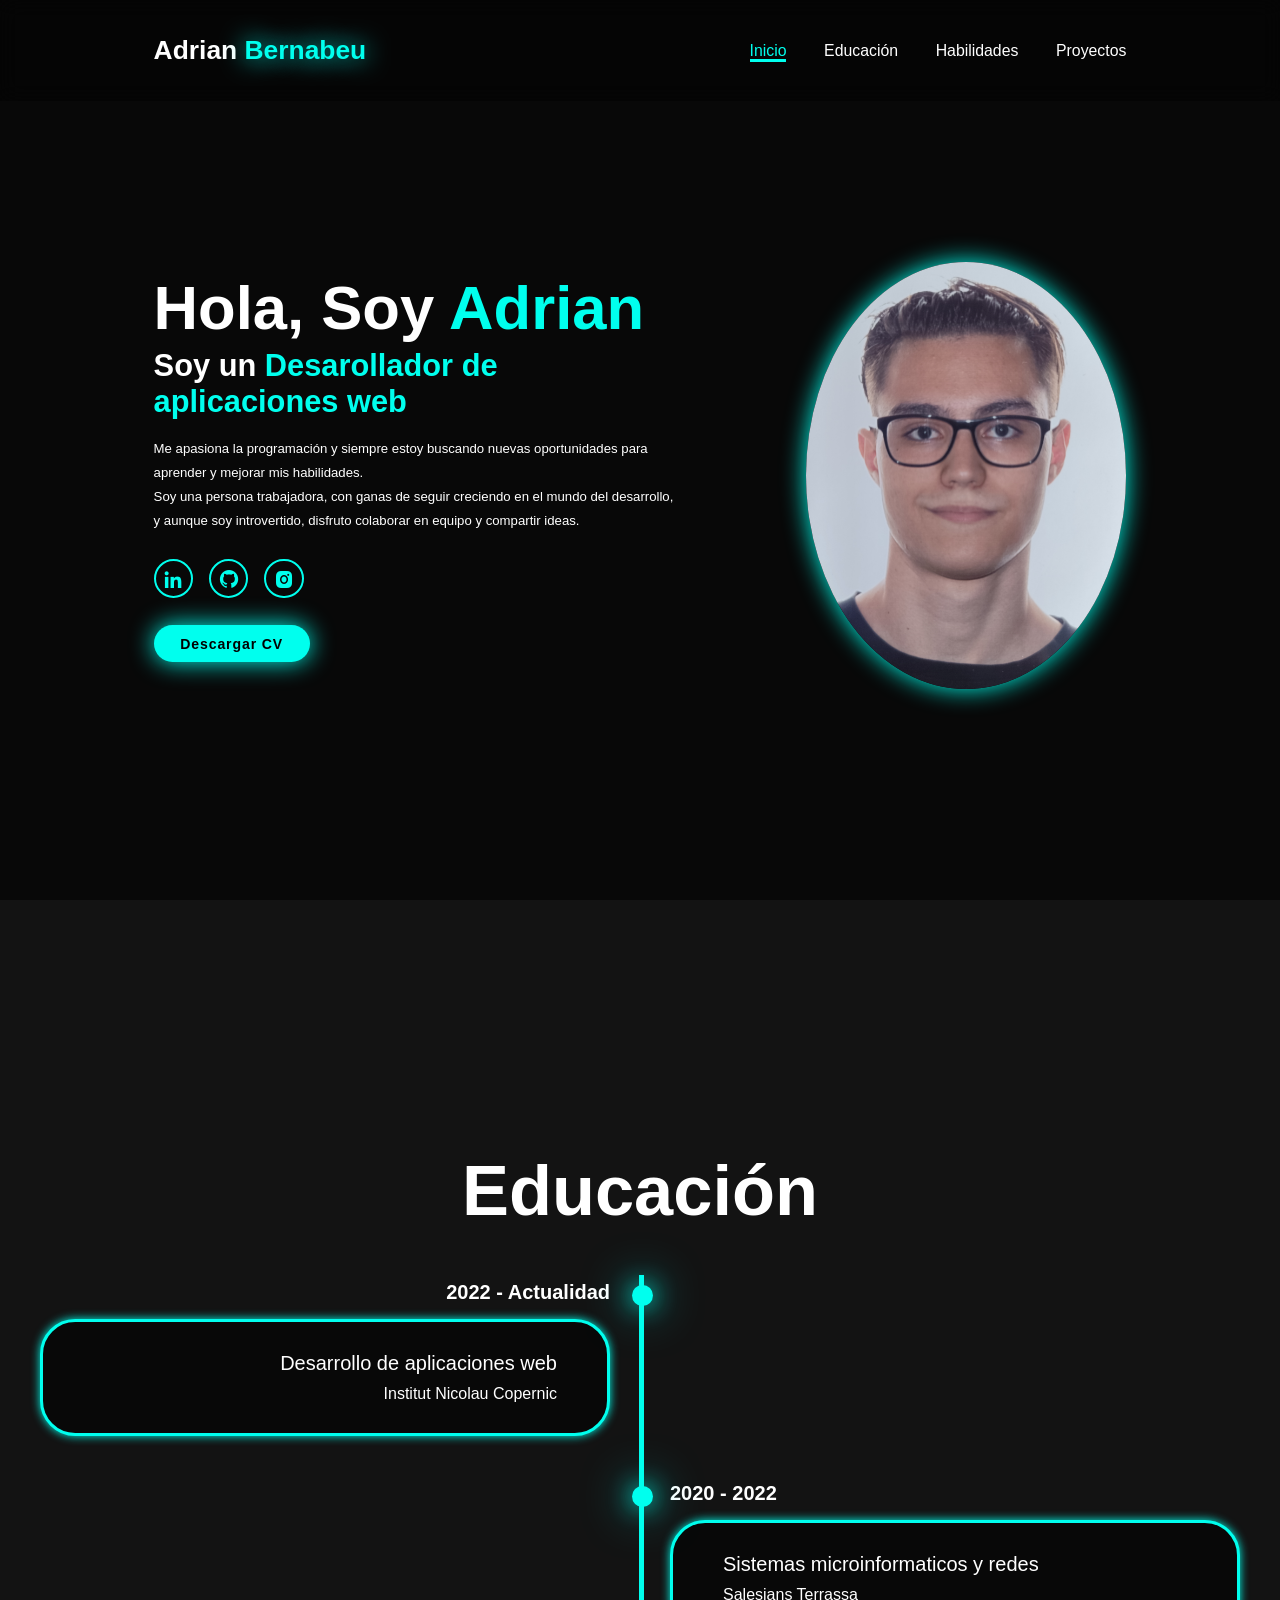
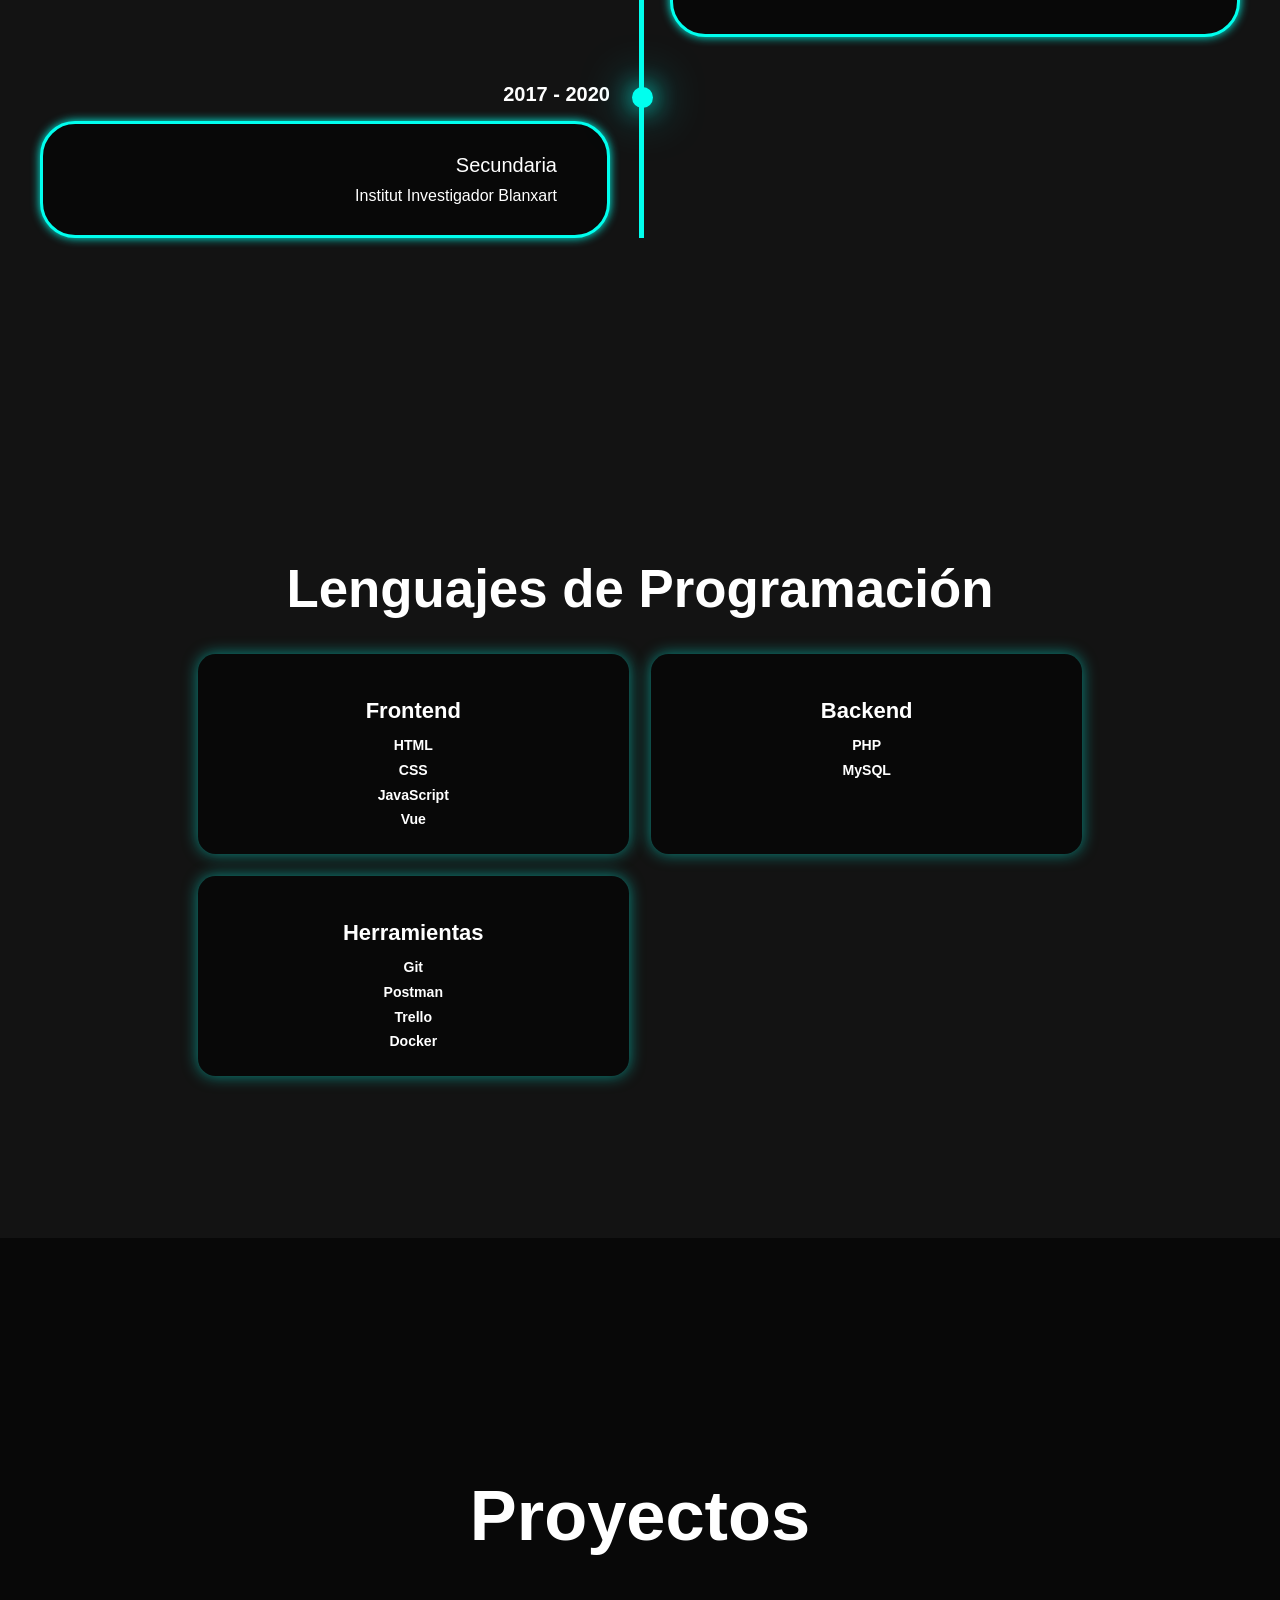
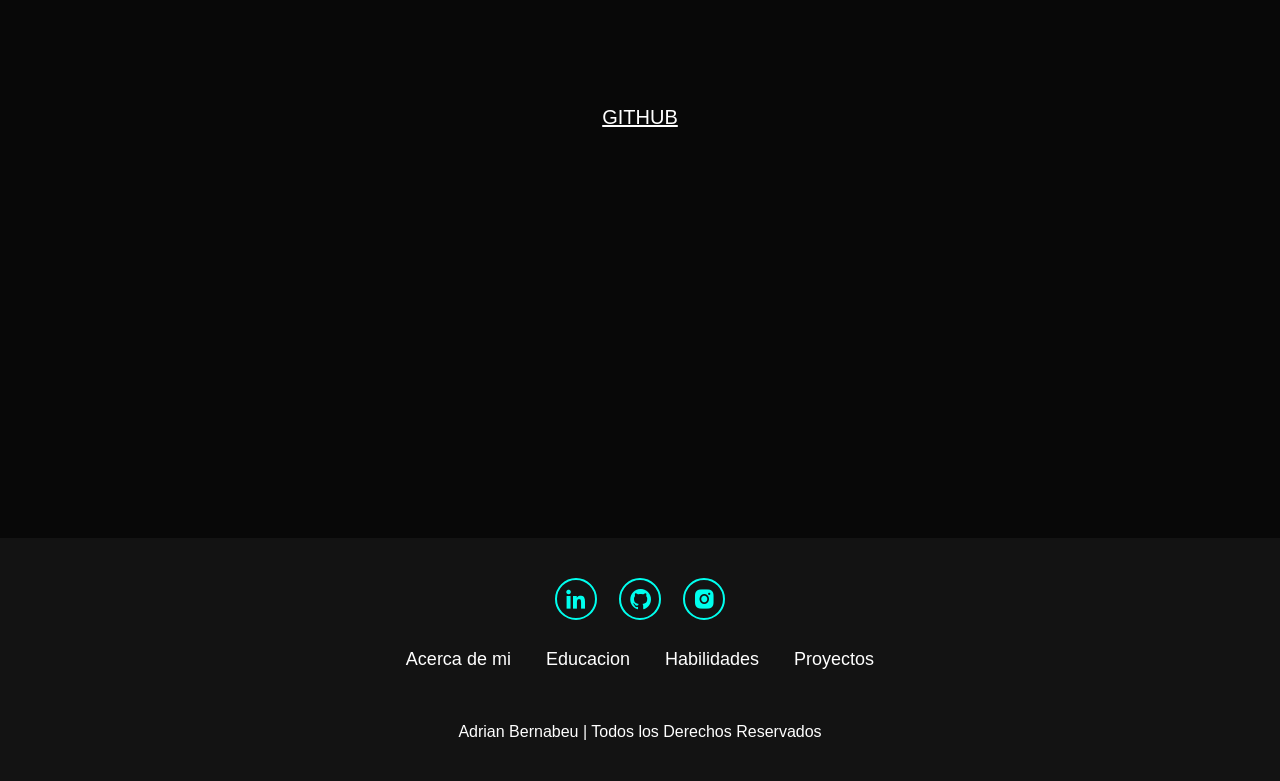
<file: index.html>
<!DOCTYPE html>
<html lang="es">
  <head>
    <meta charset="UTF-8" />
    <meta name="viewport" content="width=device-width, initial-scale=1.0" />
    <title>Portafolio</title>
    <link rel="stylesheet" href="style.css" />
    <link
      href="https://unpkg.com/boxicons@2.1.4/css/boxicons.min.css"
      rel="stylesheet"
    />
  </head>
  <body>
    <header class="header">
      <a href="#home" class="logo"> Adrian <span>Bernabeu</span> </a>

      <i class="bx bx-menu" id="menu-icon"></i>
      <nav class="navbar">
        <a href="#home" class="active">Inicio</a>
        <a href="#education">Educación</a>
        <a href="#services">Habilidades</a>
        <a href="#proyectos">Proyectos</a>
      </nav>
    </header>

    <section class="home" id="home">
      <div class="home-content">
        <h1>Hola, Soy <span>Adrian</span></h1>
        <h3>Soy un <span>Desarollador de aplicaciones web</span></h3>
        <p>
          Me apasiona la programación y siempre estoy buscando nuevas
          oportunidades para aprender y mejorar mis habilidades.
        </p>
        <p>
          Soy una persona trabajadora, con ganas de seguir creciendo en el mundo
          del desarrollo, y aunque soy introvertido, disfruto colaborar en
          equipo y compartir ideas.
        </p>
        <div class="social-icons">
          <a href="https://www.linkedin.com/in/adrian-bernabeu-781077269/"
            ><i class="bx bxl-linkedin"></i
          ></a>
          <a href="https://github.com/AdrianBernabeu0"
            ><i class="bx bxl-github"></i
          ></a>
          <a href="https://www.instagram.com/aadrianbernabeu/"
            ><i class="bx bxl-instagram-alt"></i
          ></a>
        </div>

        <div class="btn-group">
          <a
            href="docs/cv_Bernabeu_Malia_Adrian.pdf"
            class="btn"
            download="CV_AdrianBernabeu.pdf"
            >Descargar CV</a
          >
        </div>
      </div>
      <div class="home-img">
        <img src="img/foto2.png" alt="" />
      </div>
    </section>

    <section class="education" id="education">
      <h2 class="heading">Educación</h2>

      <div class="timeline-items">
        <div class="timeline-item">
          <div class="timeline-dot"></div>
          <div class="timeline-date">2022 - Actualidad</div>
          <div class="timeline-content">
            <h3>Desarrollo de aplicaciones web</h3>
            <p>Institut Nicolau Copernic</p>
          </div>
        </div>
        <div class="timeline-item">
          <div class="timeline-dot"></div>
          <div class="timeline-date">2020 - 2022</div>
          <div class="timeline-content">
            <h3>Sistemas microinformaticos y redes</h3>
            <p>Salesians Terrassa</p>
          </div>
        </div>

        <div class="timeline-item">
          <div class="timeline-dot"></div>
          <div class="timeline-date">2017 - 2020</div>
          <div class="timeline-content">
            <h3>Secundaria</h3>
            <p>Institut Investigador Blanxart</p>
          </div>
        </div>
      </div>
    </section>

    <section class="services" id="services">
      <h2 class="heading">Lenguajes de Programación</h2>
      <div class="services-container">
        <div class="service-box">
          <div class="service-info">
            <h3>Frontend</h3>
            <ul>
              <li>HTML</li>
              <li>CSS</li>
              <li>JavaScript</li>
              <li>Vue</li>
            </ul>
          </div>
        </div>
        <div class="service-box">
          <div class="service-info">
            <h3>Backend</h3>
            <ul>
              <li>PHP</li>
              <li>MySQL</li>
            </ul>
          </div>
        </div>
        <div class="service-box">
          <div class="service-info">
            <h3>Herramientas</h3>
            <ul>
              <li>Git</li>
              <li>Postman</li>
              <li>Trello</li>
              <li>Docker</li>
            </ul>
          </div>
        </div>
      </div>
    </section>

    <section class="contact" id="proyectos">
      <h2 class="heading">Proyectos</h2>
      <div class="contenedorEnlace">
        <a class="textEnlace" href="https://github.com/AdrianBernabeu0/AdrianBernabeu0">GITHUB</a>
      </div>
      <!-- <form action="">
        <div class="input-group">
          <div class="input-box">
            <input type="text" placeholder="Nombre Completo" />
            <input type="email" placeholder="Correo Electrónico" />
          </div>
          <div class="input-box">
            <input type="number" placeholder="Número de Teléfono" />
            <input type="text" placeholder="Asunto" />
          </div>
        </div>
        <div class="input-group-2">
          <textarea
            name=""
            id=""
            cols="30"
            rows="10"
            placeholder="Tu mensaje"
          ></textarea>
          <input type="submit" value="Enviar mensaje" class="btn" />
        </div>
      </form> -->
    </section>

    <footer class="footer">
      <div class="social">
        <a href="https://www.linkedin.com/in/adrian-bernabeu-781077269/"
          ><i class="bx bxl-linkedin"></i
        ></a>
        <a href="https://github.com/AdrianBernabeu0"
          ><i class="bx bxl-github"></i
        ></a>
        <a href="https://www.instagram.com/aadrianbernabeu/"
          ><i class="bx bxl-instagram-alt"></i
        ></a>
      </div>

      <ul class="list">
        <li>
          <a href="#home">Acerca de mi</a>
        </li>
        <li>
          <a href="#education">Educacion</a>
        </li>
        <li>
          <a href="#services">Habilidades</a>
        </li>
        <li>
          <a href="#proyectos">Proyectos</a>
        </li>
      </ul>
      <p class="copyright">Adrian Bernabeu | Todos los Derechos Reservados</p>
    </footer>

    <script src="script.js"></script>
  </body>
</html>
</file>
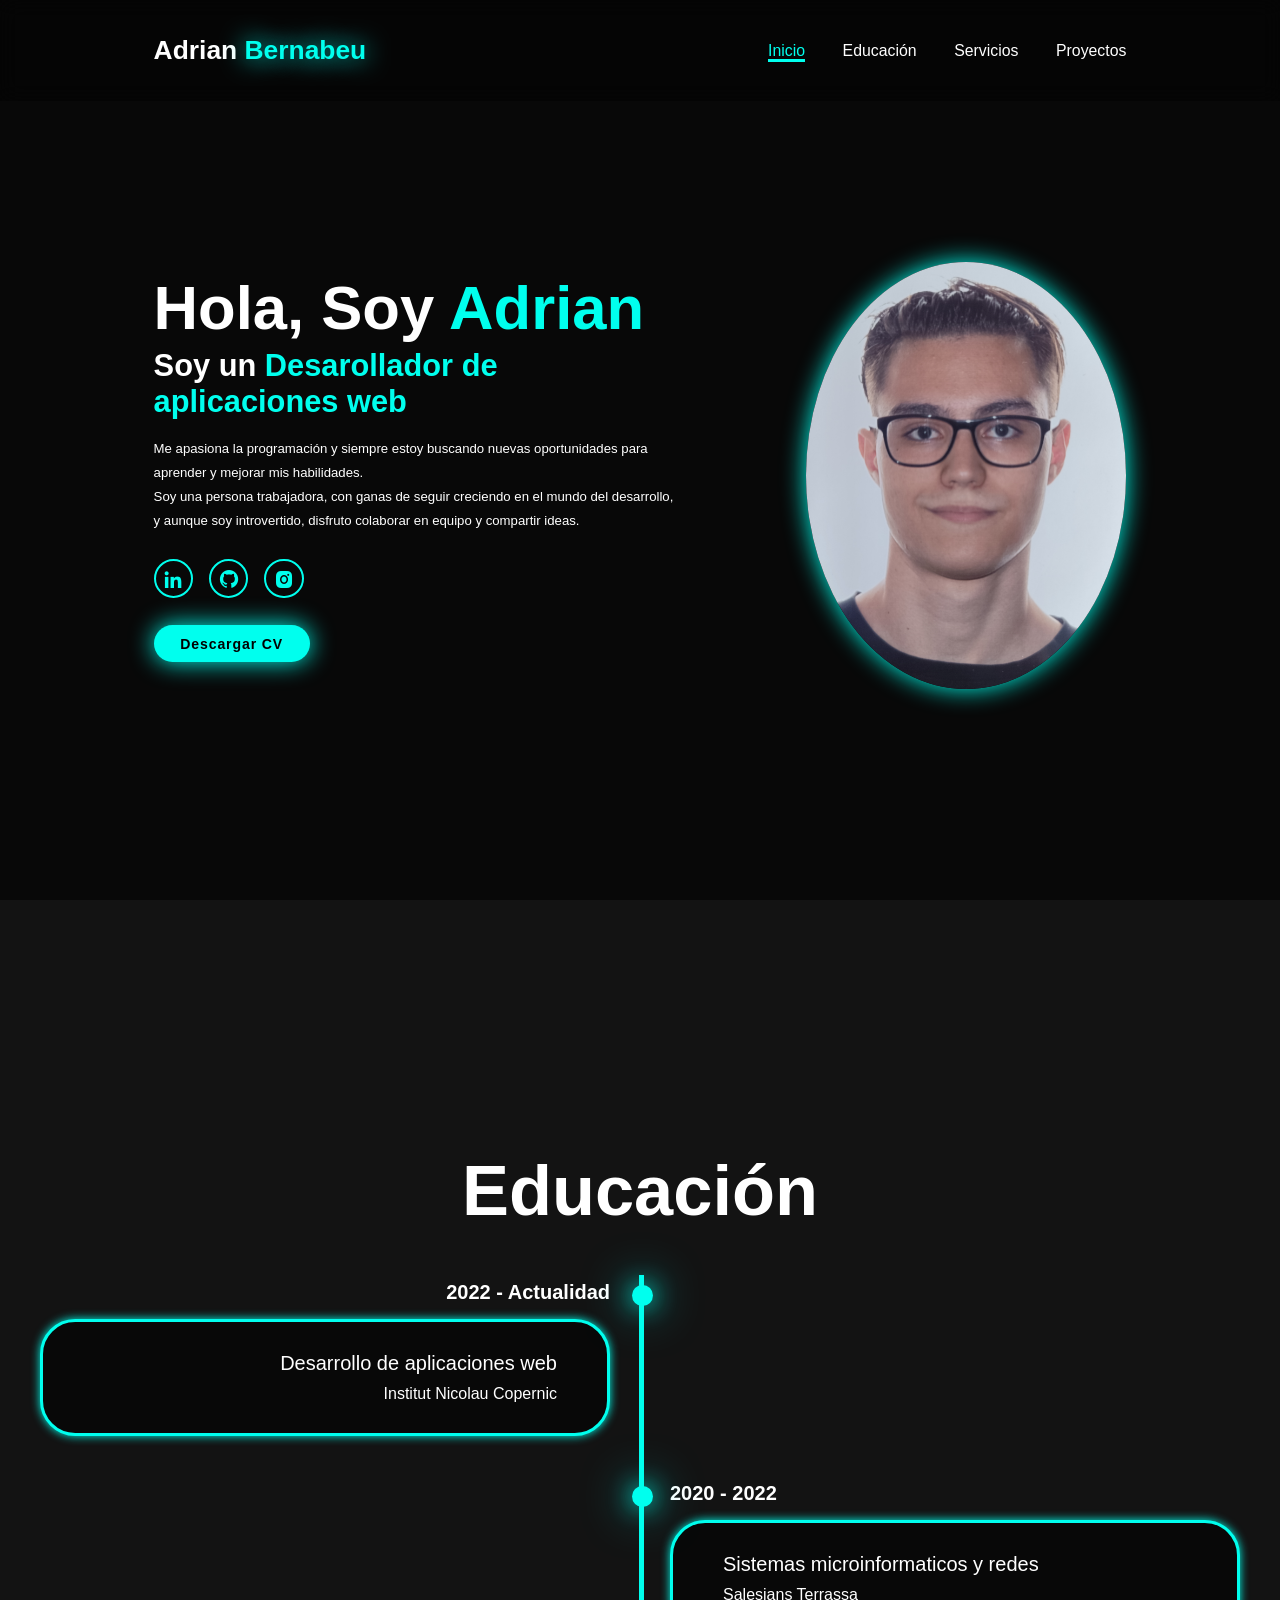
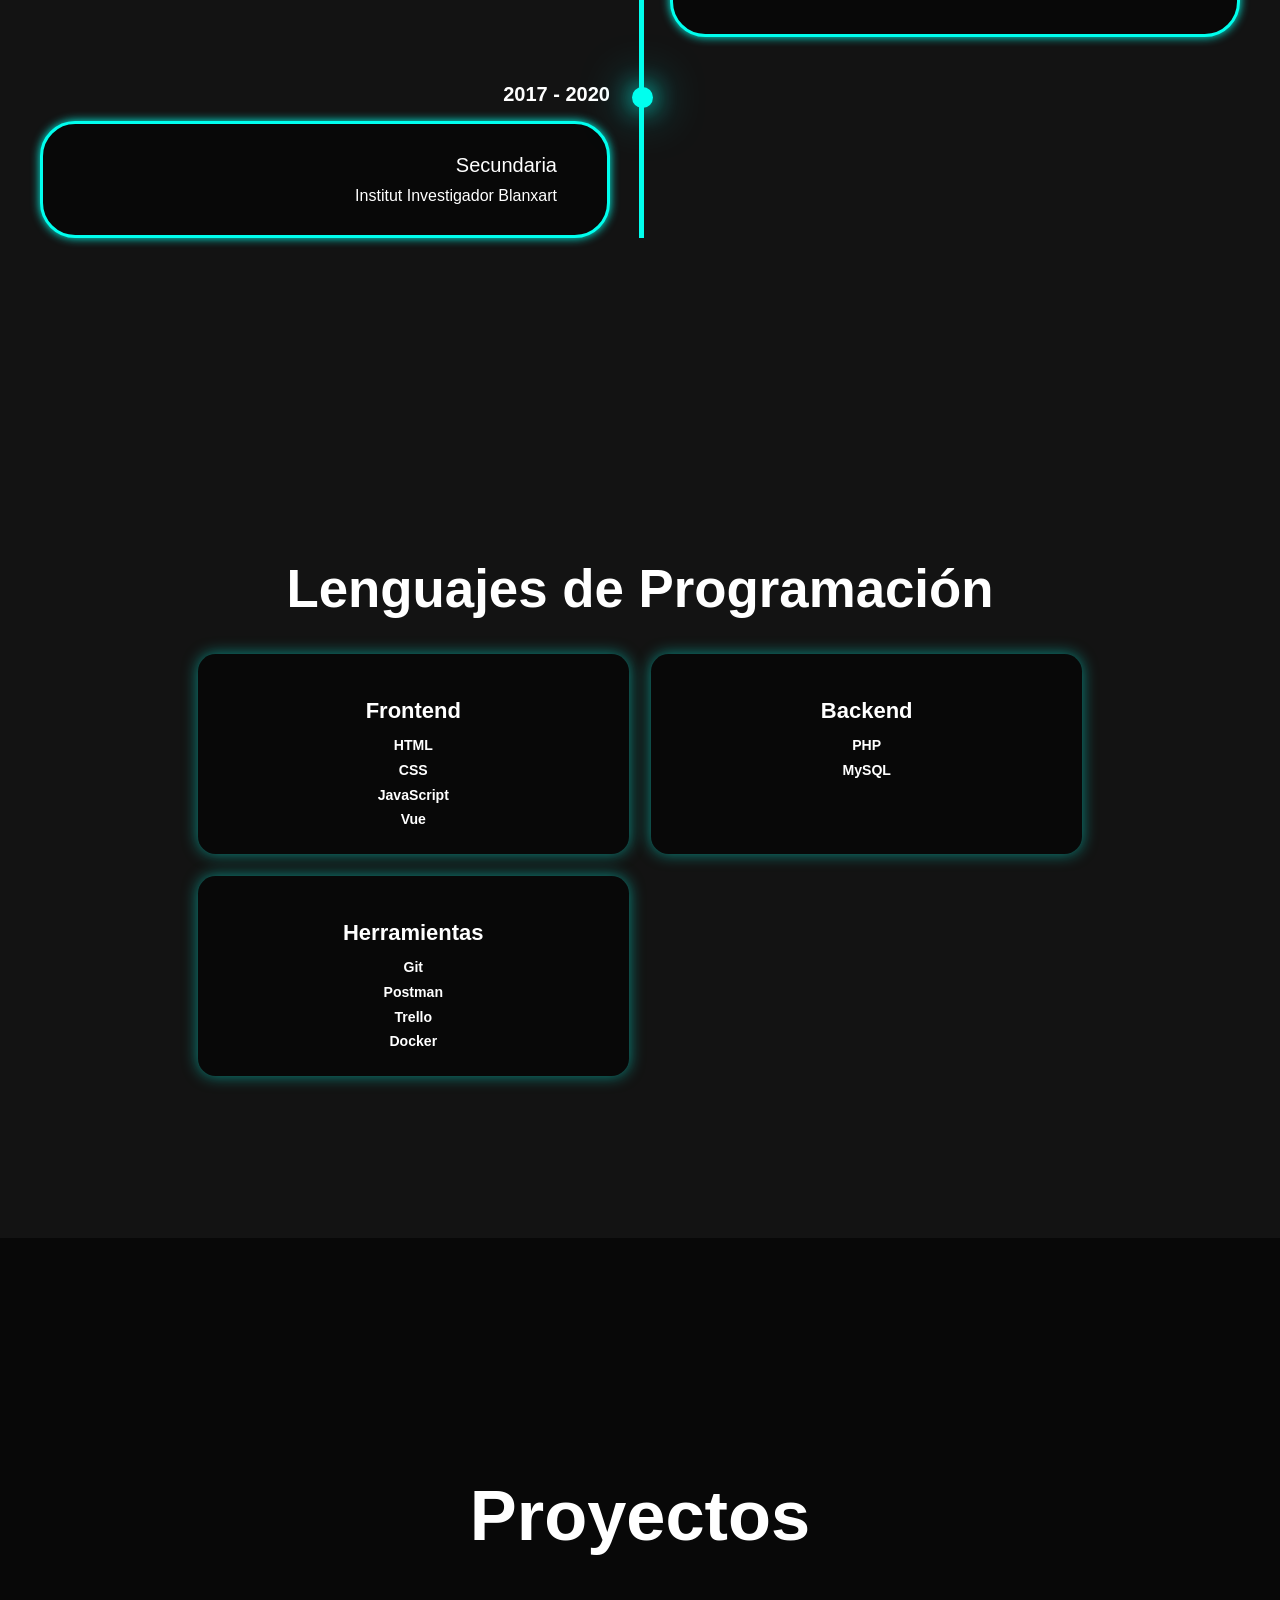
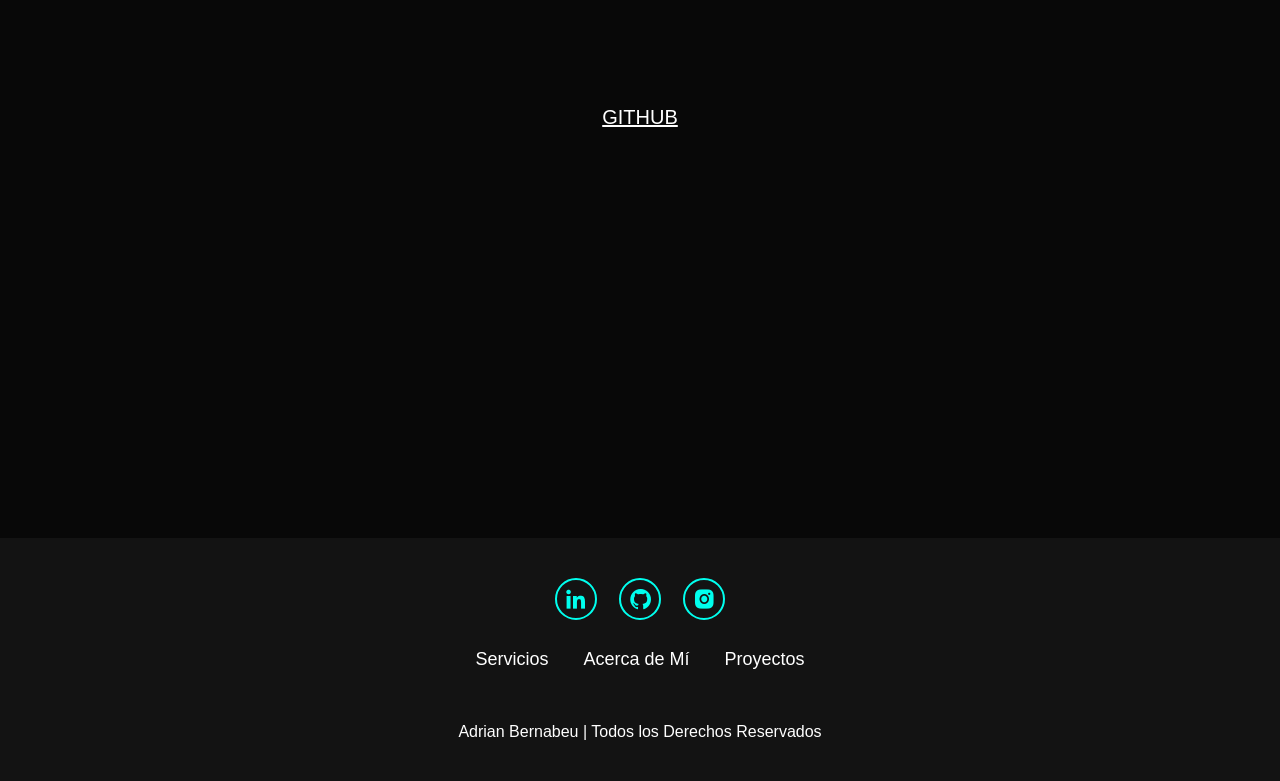
<file: public/index.html>
<!DOCTYPE html>
<html lang="es">
  <head>
    <meta charset="UTF-8" />
    <meta name="viewport" content="width=device-width, initial-scale=1.0" />
    <title>Portafolio</title>
    <link rel="stylesheet" href="style.css" />
    <link
      href="https://unpkg.com/boxicons@2.1.4/css/boxicons.min.css"
      rel="stylesheet"
    />
  </head>
  <body>
    <header class="header">
      <a href="#home" class="logo"> Adrian <span>Bernabeu</span> </a>

      <i class="bx bx-menu" id="menu-icon"></i>
      <nav class="navbar">
        <a href="#home" class="active">Inicio</a>
        <a href="#education">Educación</a>
        <a href="#services">Servicios</a>
        <a href="#proyectos">Proyectos</a>
      </nav>
    </header>

    <section class="home" id="home">
      <div class="home-content">
        <h1>Hola, Soy <span>Adrian</span></h1>
        <h3>Soy un <span>Desarollador de aplicaciones web</span></h3>
        <p>
          Me apasiona la programación y siempre estoy buscando nuevas
          oportunidades para aprender y mejorar mis habilidades.
        </p>
        <p>
          Soy una persona trabajadora, con ganas de seguir creciendo en el mundo
          del desarrollo, y aunque soy introvertido, disfruto colaborar en
          equipo y compartir ideas.
        </p>
        <div class="social-icons">
          <a href="https://www.linkedin.com/in/adrian-bernabeu-781077269/"
            ><i class="bx bxl-linkedin"></i
          ></a>
          <a href="https://github.com/AdrianBernabeu0"
            ><i class="bx bxl-github"></i
          ></a>
          <a href="https://www.instagram.com/aadrianbernabeu/"
            ><i class="bx bxl-instagram-alt"></i
          ></a>
        </div>

        <div class="btn-group">
          <a
            href="docs/cv_Bernabeu_Malia_Adrian.pdf"
            class="btn"
            download="CV_AdrianBernabeu.pdf"
            >Descargar CV</a
          >
        </div>
      </div>
      <div class="home-img">
        <img src="img/foto2.png" alt="" />
      </div>
    </section>

    <section class="education" id="education">
      <h2 class="heading">Educación</h2>

      <div class="timeline-items">
        <div class="timeline-item">
          <div class="timeline-dot"></div>
          <div class="timeline-date">2022 - Actualidad</div>
          <div class="timeline-content">
            <h3>Desarrollo de aplicaciones web</h3>
            <p>Institut Nicolau Copernic</p>
          </div>
        </div>
        <div class="timeline-item">
          <div class="timeline-dot"></div>
          <div class="timeline-date">2020 - 2022</div>
          <div class="timeline-content">
            <h3>Sistemas microinformaticos y redes</h3>
            <p>Salesians Terrassa</p>
          </div>
        </div>

        <div class="timeline-item">
          <div class="timeline-dot"></div>
          <div class="timeline-date">2017 - 2020</div>
          <div class="timeline-content">
            <h3>Secundaria</h3>
            <p>Institut Investigador Blanxart</p>
          </div>
        </div>
      </div>
    </section>

    <section class="services" id="services">
      <h2 class="heading">Lenguajes de Programación</h2>
      <div class="services-container">
        <div class="service-box">
          <div class="service-info">
            <h3>Frontend</h3>
            <ul>
              <li>HTML</li>
              <li>CSS</li>
              <li>JavaScript</li>
              <li>Vue</li>
            </ul>
          </div>
        </div>
        <div class="service-box">
          <div class="service-info">
            <h3>Backend</h3>
            <ul>
              <li>PHP</li>
              <li>MySQL</li>
            </ul>
          </div>
        </div>
        <div class="service-box">
          <div class="service-info">
            <h3>Herramientas</h3>
            <ul>
              <li>Git</li>
              <li>Postman</li>
              <li>Trello</li>
              <li>Docker</li>
            </ul>
          </div>
        </div>
      </div>
    </section>

    <section class="contact" id="proyectos">
      <h2 class="heading">Proyectos</h2>
      <div class="contenedorEnlace">
        <a class="textEnlace" href="https://github.com/AdrianBernabeu0">GITHUB</a>
      </div>
      <!-- <form action="">
        <div class="input-group">
          <div class="input-box">
            <input type="text" placeholder="Nombre Completo" />
            <input type="email" placeholder="Correo Electrónico" />
          </div>
          <div class="input-box">
            <input type="number" placeholder="Número de Teléfono" />
            <input type="text" placeholder="Asunto" />
          </div>
        </div>
        <div class="input-group-2">
          <textarea
            name=""
            id=""
            cols="30"
            rows="10"
            placeholder="Tu mensaje"
          ></textarea>
          <input type="submit" value="Enviar mensaje" class="btn" />
        </div>
      </form> -->
    </section>

    <footer class="footer">
      <div class="social">
        <a href="https://www.linkedin.com/in/adrian-bernabeu-781077269/"
          ><i class="bx bxl-linkedin"></i
        ></a>
        <a href="https://github.com/AdrianBernabeu0"
          ><i class="bx bxl-github"></i
        ></a>
        <a href="https://www.instagram.com/aadrianbernabeu/"
          ><i class="bx bxl-instagram-alt"></i
        ></a>
      </div>

      <ul class="list">
        <li>
          <a href="#">Servicios</a>
        </li>
        <li>
          <a href="#">Acerca de Mí</a>
        </li>
        <li>
          <a href="#">Proyectos</a>
        </li>
      </ul>
      <p class="copyright">Adrian Bernabeu | Todos los Derechos Reservados</p>
    </footer>

    <script src="script.js"></script>
  </body>
</html>
</file>
<file: style.css>
*{
    margin: 0;
    padding: 0;
    box-sizing: border-box;
    text-decoration: none;
    border: none;
    outline: none;
    scroll-behavior: smooth;
    font-family: "Poppins", sans-serif;
}
:root {
    --bg-color:#080808;
    --second-bg-color:#131313;
    --text-color: white;
    --main-color:#00ffee;
}

html{
    font-size: 60%;
    overflow-x: hidden;
}
body{
    background-color: var(--bg-color);
    color: var(--text-color);
}
.header{
    position: fixed;
    top: 0;
    left: 0;
    width: 100%;
    padding: 4rem 12% 4rem;
    background: rgba(0, 0, 0, 0.3);
    backdrop-filter: blur(10px);
    display: flex;
    justify-content: space-between;
    align-items: center;
    z-index: 5;
}
.logo{
    font-size: 3rem;
    color: var(--text-color);
    font-weight: 800;
    cursor: pointer;
    transition: 0.3s ease;
}
.logo:hover{
    transition: scale(1.1);
}
.logo span{
    text-shadow: 0 0 25px var(--main-color);
}
.navbar a {
    font-size: 1.8rem;
    color: var(--text-color);
    margin-left: 4rem;
    font-weight: 500;
    transition: 0.3 ease;
    border-bottom: 3px solid transparent;
}
.navbar a:hover, .navbar a.active{
    color: var(--main-color);
    border-bottom: 3px solid var(--main-color);
}
#menu-icon{
    font-size: 3.6rem;
    color: var(--main-color);
    display: none;

}
section{
    min-height: 100vh;
    padding: 10rem 12% 10rem;
}
.home{
    display: flex;
    align-items: center;
    justify-content: center;
    gap: 15rem;
}
.home-content{
    display: flex;
    flex-direction: column;
    align-items: baseline;
    text-align: left;
    justify-content: center;
    margin-top: 3rem;
}
span{
    color: var(--main-color);
}
.logo span{
    color: var(--main-color);
}

.home-content h3{
    margin-bottom: 2rem;
    margin-top: 1rem;
    font-size: 3.5rem;
}
.home-content h1{
    font-size: 7rem;
    font-weight: 700;
    margin-top: 1.5rem;
    line-height: 1;
}
.home-img{
    border-radius: 50%;
}
.home-img img{
    position: relative;
    top: 3rem;
    width: 25vw;
    border-radius: 50%;
    box-shadow: 0 0 25px var(--main-color);
    cursor: pointer;
    transition: 0.4s ease-in-out;
}
.home-img img:hover{
    box-shadow: 0 0 25px var(--main-color),
                0 0 50px var(--main-color),
                0 0 100px var(--main-color);
}
.home-content p{
    font-size: 1.5rem;
    font-weight: 500;
    line-height: 1.8;
    max-width: 1000px;
}
.social-icons a {
    display: inline-flex;
    justify-content: center;
    align-items: center;
    width: 4.5rem;
    height: 4.5rem;
    background: transparent;
    border: 2px solid var(--main-color);
    font-size: 2.5rem;
    border-radius: 50%;
    color: var(--main-color);
    margin: 3rem 1.5rem 3rem 0;
    transition: 0.3s ease-in-out;
}
.social-icons a:hover{
    color: var(--text-color);
    transform: scale(1.3)translateY(-5px);
    box-shadow: 0 0 25px var(--main-color);
    background-color: var(--main-color);
}
.btn {
    display: inline-block;
    padding: 1rem 2.8rem;
    background: var(--main-color);
    box-shadow: 0 0 25px var(--main-color);
    border-radius: 4rem;
    font-size: 1.6rem;
    color: black;
    border: 2px solid transparent;
    letter-spacing: 0.1rem;
    font-weight: 600;
    transition: 0.3s ease-in-out;
    cursor: pointer;
}
.btn:hover{
    transform: scale(1.05);
    box-shadow: 0 0 50px var(--main-color);
}
.btn-group {
    display: flex;
    align-items: center;
    gap: 1.5rem;
}
.btn-group a:nth-of-type(2){
    background-color: black;
    color: var(--main-color);
    border: 2px solid var(--main-color);
    box-shadow: 0 0 25px transparent;
}
.btn-group a:nth-of-type(2):hover{
    box-shadow: 0 0 25px var(--main-color);
    background-color: var(--main-color);
    color: black;
}

.heading{
    font-size: 8rem;
    text-align: center;
    margin: 17rem 0;
}
.education{
    padding: 100px 15px;
    background: var(--second-bg-color);
}
.education h2{
    margin-bottom: 5rem;
}
.timeline-items{
    max-width: 1200px;
    margin: auto;
    display: flex;
    flex-wrap: wrap;
    position: relative;
}
.timeline-items::before{
    content: "";
    position: absolute;
    width: 5px;
    height: 100%;
    background-color: var(--main-color);
    left: calc(50% - 1px);
}
.timeline-item{
    margin-bottom: 40px;
    width: 100%;
    position: relative;
}
.timeline-item:last-child{
    margin-bottom: 0;
}
.timeline-item:nth-child(odd){
    padding-right: calc(50% + 30px);
    text-align: right;
}
.timeline-item:nth-child(even){
    padding-left: calc(50% + 30px);
}
.timeline-dot{
    height: 21px;
    width: 21px;
    background-color: var(--main-color);
    box-shadow: 0 0 25px var(--main-color),
                0 0 50px var(--main-color);
    position: absolute;
    left: calc(50% - 8px);
    border-radius: 50%;
    top: 10px;

}
.timeline-date{
    font-size: 20px;
    font-weight: 800;
    color: white;
    margin: 6px 0 15px;
}
.timeline-content{
    background-color: var(--bg-color);
    border: 3px solid var(--main-color);
    padding: 30px 50px;
    border-radius: 4rem;
    box-shadow: 0 0 10px var(--main-color);
    cursor: pointer;
    transition: 0.3s ease-in-out;
}
.timeline-content:hover{
    transform: scale(1.05);
    box-shadow: 0 0 25px var(--main-color);
}
.timeline-content h3{
    font-size: 20px;
    color: white;
    margin: 0 0 10px;
    font-weight: 500;
}
.timeline-content p{
    color: white;
    font-size: 16px;
    font-weight: 300;
}

::-webkit-scrollbar{
    width: 15px;
}
::-webkit-scrollbar-thumb{
    background-color: var(--main-color);
}
::-webkit-scrollbar-track{
    background-color: var(--bg-color);
    width: 50px;
}
.services {
    background: var(--second-bg-color);
    padding: 8rem 12%;
    text-align: center;
  }
  .services h2 {
    font-size: 6rem;
    margin-bottom: 4rem;
    color: var(--text-color);
  }
  .services-container {
    display: grid;
    grid-template-columns: repeat(auto-fit, minmax(280px, 1fr));
    gap: 2.5rem;
  }
  .service-box {
    background: var(--bg-color);
    padding: 3rem;
    border-radius: 2rem;
    box-shadow: 0 0 15px rgba(0, 255, 238, 0.5);
    transition: transform 0.3s ease-in-out, box-shadow 0.3s ease-in-out;
  }
  .service-box:hover {
    transform: scale(1.05);
    box-shadow: 0 0 25px var(--main-color);
  }
.service-box{
    display: flex;
    max-height: 200px;
    justify-content: center;
    align-items: baseline;
    padding: 5rem 5rem;
}
/* .service-info{
    max-height: 200px;
    align-items: center;
}
.service-info h4{
    font-size: 3rem;
    font-weight: 800;
    line-height: 2;
} */
.service-info h3 {
    font-size: 2.5rem;
    margin-bottom: 1rem;
  }
/* .service-info p{
    font-size: 1.6rem;
    font-weight: 600;
    max-height: 100px;
    line-height: 1.7;
    margin: auto;
} */
.contenedorEnlace{
    margin: 17rem 0;
    text-align: center;
    font-size: 20px;
}
.textEnlace{
    text-decoration: underline;
    color: white;
    padding: 5px;
}
.service-info ul {
    list-style: none;
    padding: 0;
  }
  .service-info li {
    font-size: 1.6rem;
    font-weight: 600;
    padding: 0.5rem 0;
  }
.contact{
    background-color: var(--bg-color);
}
.contact h2{
    margin-bottom: 3rem;
    color: white;
}
.contact form{
    display: flex;
    align-items: center;
    justify-content: center;
    gap: 3rem;
    margin: 5rem auto;
    text-align: center;
}
.contact form .input-box{
    display: flex;
    justify-content: center;
    flex-wrap: wrap;
}
.contact form .input-box input,
.contact form textarea{
    width: 100%;
    padding: 2.5rem;
    font-size: 1.8rem;
    color: var(--text-color);
    background: var(--bg-color);
    border-radius: 2rem;
    border: 2px solid var(--main-color);
    margin: 1.5rem 0;
    resize: none;
}
.contact form .btn{
    margin-top: 2rem;
}
.footer{
    position: relative;
    bottom: 0;
    width: 100%;
    padding: 40px 0;
    background-color: var(--second-bg-color);
}
.footer .social{
    text-align: center;
    padding-bottom: 25px;
    color: var(--main-color);
}
.footer .social a{
    font-size: 25px;
    color: var(--main-color);
    border: 2px solid var(--main-color);
    width: 42px;
    height: 42px;
    line-height: 42px;
    display: inline-block;
    text-align: center;
    border-radius: 50%;
    margin: 0 10px;
    transition: 0.3s ease-in-out;
}
.footer .social a:hover{
    transform: scale(1.2)translateY(-10px);
    background-color: var(--main-color);
    color: black;
    box-shadow: 0 0 25px var(--main-color);
}
.footer ul{
    margin-top: 0;
    padding: 0;
    font-size: 18px;
    line-height: 1.6;
    margin-bottom: 0;
    text-align: center;
}
.footer ul li a{
    color: white;
    border-bottom: 3px solid transparent;
    transition: 0.3s ease-in-out;
}
.footer ul li a:hover{
    border-bottom: 3px solid var(--main-color);
}
.footer ul li{
    display: inline-block;
    padding: 0 15px;
}
.footer .copyright{
    margin-top: 50px;
    text-align: center;
    font-size: 16px;
    color: white;
}

@media(max-width:1285px){
    html{
        font-size: 55%;
    }
    .services-container{
        padding-bottom: 7rem;
        grid-template-columns: repeat(2,1fr);
        margin: 0 5rem;
    }
}
@media(max-width: 991px){
    header{
        padding: 2rem 3%;
    }
    section{
        padding: 10rem 3% 2rem;
    }
    .timeline-items::before{
        left: 7px;
    }
    .timeline-item:nth-child(odd){
        padding-right: 0;
        text-align: left;
    }
    .timeline-item:nth-child(odd),
    .timeline-item:nth-child(even){
        padding-left: 37px;
    }
    .timeline-dot{
        left: 0;
    }
    .services{
        padding-bottom: 7rem;
    }
    .testimonials .wrapper{
        grid-template-columns: repeat(1, 1fr);
    }
    .contact form{
        flex-direction: column;
    }
    .footer{
        padding: 2rem 3%;
    }
}
@media(max-width:895px){
    #menu-icon{
        display: block;
    }
    .navbar{
        position: absolute;
        top: 100%;
        right: 0;
        width: 50%;
        padding: 1rem 3%;
        background: rgba(0, 0, 0, 0.8);
        backdrop-filter: blur(20px);
        border-bottom-left-radius: 2rem;
        border-left: 2px solid var(--main-color);
        border-bottom: 2px solid var(--main-color);
        display: none;
    }
    .navbar.active{
        display: block;
    }
    .navbar a{
        display: block;
        font-size: 2rem;
        margin: 3rem 0;
        color: white;
    }
    .home{
        flex-direction: column-reverse;
        margin: 5rem 4rem;
    }
    .home-content h3{
        font-size: 2.6rem;
    }
    .home-content h1{
        font-size: 8rem;
        margin-top: 3rem;
    }
    .home-content p{
        max-width: 600px;
        margin: 0 auto;
    }
    .home-img img{
        width: 56vw;
    }
    .services h2 {
        font-size: 4rem;
      }
    .services-container{
        grid-template-columns: repeat(1, 1fr);
    }
    
}
</file>
<file: public/style.css>
*{
    margin: 0;
    padding: 0;
    box-sizing: border-box;
    text-decoration: none;
    border: none;
    outline: none;
    scroll-behavior: smooth;
    font-family: "Poppins", sans-serif;
}
:root {
    --bg-color:#080808;
    --second-bg-color:#131313;
    --text-color: white;
    --main-color:#00ffee;
}

html{
    font-size: 60%;
    overflow-x: hidden;
}
body{
    background-color: var(--bg-color);
    color: var(--text-color);
}
.header{
    position: fixed;
    top: 0;
    left: 0;
    width: 100%;
    padding: 4rem 12% 4rem;
    background: rgba(0, 0, 0, 0.3);
    backdrop-filter: blur(10px);
    display: flex;
    justify-content: space-between;
    align-items: center;
    z-index: 5;
}
.logo{
    font-size: 3rem;
    color: var(--text-color);
    font-weight: 800;
    cursor: pointer;
    transition: 0.3s ease;
}
.logo:hover{
    transition: scale(1.1);
}
.logo span{
    text-shadow: 0 0 25px var(--main-color);
}
.navbar a {
    font-size: 1.8rem;
    color: var(--text-color);
    margin-left: 4rem;
    font-weight: 500;
    transition: 0.3 ease;
    border-bottom: 3px solid transparent;
}
.navbar a:hover, .navbar a.active{
    color: var(--main-color);
    border-bottom: 3px solid var(--main-color);
}
#menu-icon{
    font-size: 3.6rem;
    color: var(--main-color);
    display: none;

}
section{
    min-height: 100vh;
    padding: 10rem 12% 10rem;
}
.home{
    display: flex;
    align-items: center;
    justify-content: center;
    gap: 15rem;
}
.home-content{
    display: flex;
    flex-direction: column;
    align-items: baseline;
    text-align: left;
    justify-content: center;
    margin-top: 3rem;
}
span{
    color: var(--main-color);
}
.logo span{
    color: var(--main-color);
}

.home-content h3{
    margin-bottom: 2rem;
    margin-top: 1rem;
    font-size: 3.5rem;
}
.home-content h1{
    font-size: 7rem;
    font-weight: 700;
    margin-top: 1.5rem;
    line-height: 1;
}
.home-img{
    border-radius: 50%;
}
.home-img img{
    position: relative;
    top: 3rem;
    width: 25vw;
    border-radius: 50%;
    box-shadow: 0 0 25px var(--main-color);
    cursor: pointer;
    transition: 0.4s ease-in-out;
}
.home-img img:hover{
    box-shadow: 0 0 25px var(--main-color),
                0 0 50px var(--main-color),
                0 0 100px var(--main-color);
}
.home-content p{
    font-size: 1.5rem;
    font-weight: 500;
    line-height: 1.8;
    max-width: 1000px;
}
.social-icons a {
    display: inline-flex;
    justify-content: center;
    align-items: center;
    width: 4.5rem;
    height: 4.5rem;
    background: transparent;
    border: 2px solid var(--main-color);
    font-size: 2.5rem;
    border-radius: 50%;
    color: var(--main-color);
    margin: 3rem 1.5rem 3rem 0;
    transition: 0.3s ease-in-out;
}
.social-icons a:hover{
    color: var(--text-color);
    transform: scale(1.3)translateY(-5px);
    box-shadow: 0 0 25px var(--main-color);
    background-color: var(--main-color);
}
.btn {
    display: inline-block;
    padding: 1rem 2.8rem;
    background: var(--main-color);
    box-shadow: 0 0 25px var(--main-color);
    border-radius: 4rem;
    font-size: 1.6rem;
    color: black;
    border: 2px solid transparent;
    letter-spacing: 0.1rem;
    font-weight: 600;
    transition: 0.3s ease-in-out;
    cursor: pointer;
}
.btn:hover{
    transform: scale(1.05);
    box-shadow: 0 0 50px var(--main-color);
}
.btn-group {
    display: flex;
    align-items: center;
    gap: 1.5rem;
}
.btn-group a:nth-of-type(2){
    background-color: black;
    color: var(--main-color);
    border: 2px solid var(--main-color);
    box-shadow: 0 0 25px transparent;
}
.btn-group a:nth-of-type(2):hover{
    box-shadow: 0 0 25px var(--main-color);
    background-color: var(--main-color);
    color: black;
}

.heading{
    font-size: 8rem;
    text-align: center;
    margin: 17rem 0;
}
.education{
    padding: 100px 15px;
    background: var(--second-bg-color);
}
.education h2{
    margin-bottom: 5rem;
}
.timeline-items{
    max-width: 1200px;
    margin: auto;
    display: flex;
    flex-wrap: wrap;
    position: relative;
}
.timeline-items::before{
    content: "";
    position: absolute;
    width: 5px;
    height: 100%;
    background-color: var(--main-color);
    left: calc(50% - 1px);
}
.timeline-item{
    margin-bottom: 40px;
    width: 100%;
    position: relative;
}
.timeline-item:last-child{
    margin-bottom: 0;
}
.timeline-item:nth-child(odd){
    padding-right: calc(50% + 30px);
    text-align: right;
}
.timeline-item:nth-child(even){
    padding-left: calc(50% + 30px);
}
.timeline-dot{
    height: 21px;
    width: 21px;
    background-color: var(--main-color);
    box-shadow: 0 0 25px var(--main-color),
                0 0 50px var(--main-color);
    position: absolute;
    left: calc(50% - 8px);
    border-radius: 50%;
    top: 10px;

}
.timeline-date{
    font-size: 20px;
    font-weight: 800;
    color: white;
    margin: 6px 0 15px;
}
.timeline-content{
    background-color: var(--bg-color);
    border: 3px solid var(--main-color);
    padding: 30px 50px;
    border-radius: 4rem;
    box-shadow: 0 0 10px var(--main-color);
    cursor: pointer;
    transition: 0.3s ease-in-out;
}
.timeline-content:hover{
    transform: scale(1.05);
    box-shadow: 0 0 25px var(--main-color);
}
.timeline-content h3{
    font-size: 20px;
    color: white;
    margin: 0 0 10px;
    font-weight: 500;
}
.timeline-content p{
    color: white;
    font-size: 16px;
    font-weight: 300;
}

::-webkit-scrollbar{
    width: 15px;
}
::-webkit-scrollbar-thumb{
    background-color: var(--main-color);
}
::-webkit-scrollbar-track{
    background-color: var(--bg-color);
    width: 50px;
}
.services {
    background: var(--second-bg-color);
    padding: 8rem 12%;
    text-align: center;
  }
  .services h2 {
    font-size: 6rem;
    margin-bottom: 4rem;
    color: var(--text-color);
  }
  .services-container {
    display: grid;
    grid-template-columns: repeat(auto-fit, minmax(280px, 1fr));
    gap: 2.5rem;
  }
  .service-box {
    background: var(--bg-color);
    padding: 3rem;
    border-radius: 2rem;
    box-shadow: 0 0 15px rgba(0, 255, 238, 0.5);
    transition: transform 0.3s ease-in-out, box-shadow 0.3s ease-in-out;
  }
  .service-box:hover {
    transform: scale(1.05);
    box-shadow: 0 0 25px var(--main-color);
  }
.service-box{
    display: flex;
    max-height: 200px;
    justify-content: center;
    align-items: baseline;
    padding: 5rem 5rem;
}
/* .service-info{
    max-height: 200px;
    align-items: center;
}
.service-info h4{
    font-size: 3rem;
    font-weight: 800;
    line-height: 2;
} */
.service-info h3 {
    font-size: 2.5rem;
    margin-bottom: 1rem;
  }
/* .service-info p{
    font-size: 1.6rem;
    font-weight: 600;
    max-height: 100px;
    line-height: 1.7;
    margin: auto;
} */
.contenedorEnlace{
    margin: 17rem 0;
    text-align: center;
    font-size: 20px;
}
.textEnlace{
    text-decoration: underline;
    color: white;
    padding: 5px;
}
.service-info ul {
    list-style: none;
    padding: 0;
  }
  .service-info li {
    font-size: 1.6rem;
    font-weight: 600;
    padding: 0.5rem 0;
  }
.contact{
    background-color: var(--bg-color);
}
.contact h2{
    margin-bottom: 3rem;
    color: white;
}
.contact form{
    display: flex;
    align-items: center;
    justify-content: center;
    gap: 3rem;
    margin: 5rem auto;
    text-align: center;
}
.contact form .input-box{
    display: flex;
    justify-content: center;
    flex-wrap: wrap;
}
.contact form .input-box input,
.contact form textarea{
    width: 100%;
    padding: 2.5rem;
    font-size: 1.8rem;
    color: var(--text-color);
    background: var(--bg-color);
    border-radius: 2rem;
    border: 2px solid var(--main-color);
    margin: 1.5rem 0;
    resize: none;
}
.contact form .btn{
    margin-top: 2rem;
}
.footer{
    position: relative;
    bottom: 0;
    width: 100%;
    padding: 40px 0;
    background-color: var(--second-bg-color);
}
.footer .social{
    text-align: center;
    padding-bottom: 25px;
    color: var(--main-color);
}
.footer .social a{
    font-size: 25px;
    color: var(--main-color);
    border: 2px solid var(--main-color);
    width: 42px;
    height: 42px;
    line-height: 42px;
    display: inline-block;
    text-align: center;
    border-radius: 50%;
    margin: 0 10px;
    transition: 0.3s ease-in-out;
}
.footer .social a:hover{
    transform: scale(1.2)translateY(-10px);
    background-color: var(--main-color);
    color: black;
    box-shadow: 0 0 25px var(--main-color);
}
.footer ul{
    margin-top: 0;
    padding: 0;
    font-size: 18px;
    line-height: 1.6;
    margin-bottom: 0;
    text-align: center;
}
.footer ul li a{
    color: white;
    border-bottom: 3px solid transparent;
    transition: 0.3s ease-in-out;
}
.footer ul li a:hover{
    border-bottom: 3px solid var(--main-color);
}
.footer ul li{
    display: inline-block;
    padding: 0 15px;
}
.footer .copyright{
    margin-top: 50px;
    text-align: center;
    font-size: 16px;
    color: white;
}

@media(max-width:1285px){
    html{
        font-size: 55%;
    }
    .services-container{
        padding-bottom: 7rem;
        grid-template-columns: repeat(2,1fr);
        margin: 0 5rem;
    }
}
@media(max-width: 991px){
    header{
        padding: 2rem 3%;
    }
    section{
        padding: 10rem 3% 2rem;
    }
    .timeline-items::before{
        left: 7px;
    }
    .timeline-item:nth-child(odd){
        padding-right: 0;
        text-align: left;
    }
    .timeline-item:nth-child(odd),
    .timeline-item:nth-child(even){
        padding-left: 37px;
    }
    .timeline-dot{
        left: 0;
    }
    .services{
        padding-bottom: 7rem;
    }
    .testimonials .wrapper{
        grid-template-columns: repeat(1, 1fr);
    }
    .contact form{
        flex-direction: column;
    }
    .footer{
        padding: 2rem 3%;
    }
}
@media(max-width:895px){
    #menu-icon{
        display: block;
    }
    .navbar{
        position: absolute;
        top: 100%;
        right: 0;
        width: 50%;
        padding: 1rem 3%;
        background: rgba(0, 0, 0, 0.8);
        backdrop-filter: blur(20px);
        border-bottom-left-radius: 2rem;
        border-left: 2px solid var(--main-color);
        border-bottom: 2px solid var(--main-color);
        display: none;
    }
    .navbar.active{
        display: block;
    }
    .navbar a{
        display: block;
        font-size: 2rem;
        margin: 3rem 0;
        color: white;
    }
    .home{
        flex-direction: column-reverse;
        margin: 5rem 4rem;
    }
    .home-content h3{
        font-size: 2.6rem;
    }
    .home-content h1{
        font-size: 8rem;
        margin-top: 3rem;
    }
    .home-content p{
        max-width: 600px;
        margin: 0 auto;
    }
    .home-img img{
        width: 56vw;
    }
    .services h2 {
        font-size: 4rem;
      }
    .services-container{
        grid-template-columns: repeat(1, 1fr);
    }
    
}
</file>
